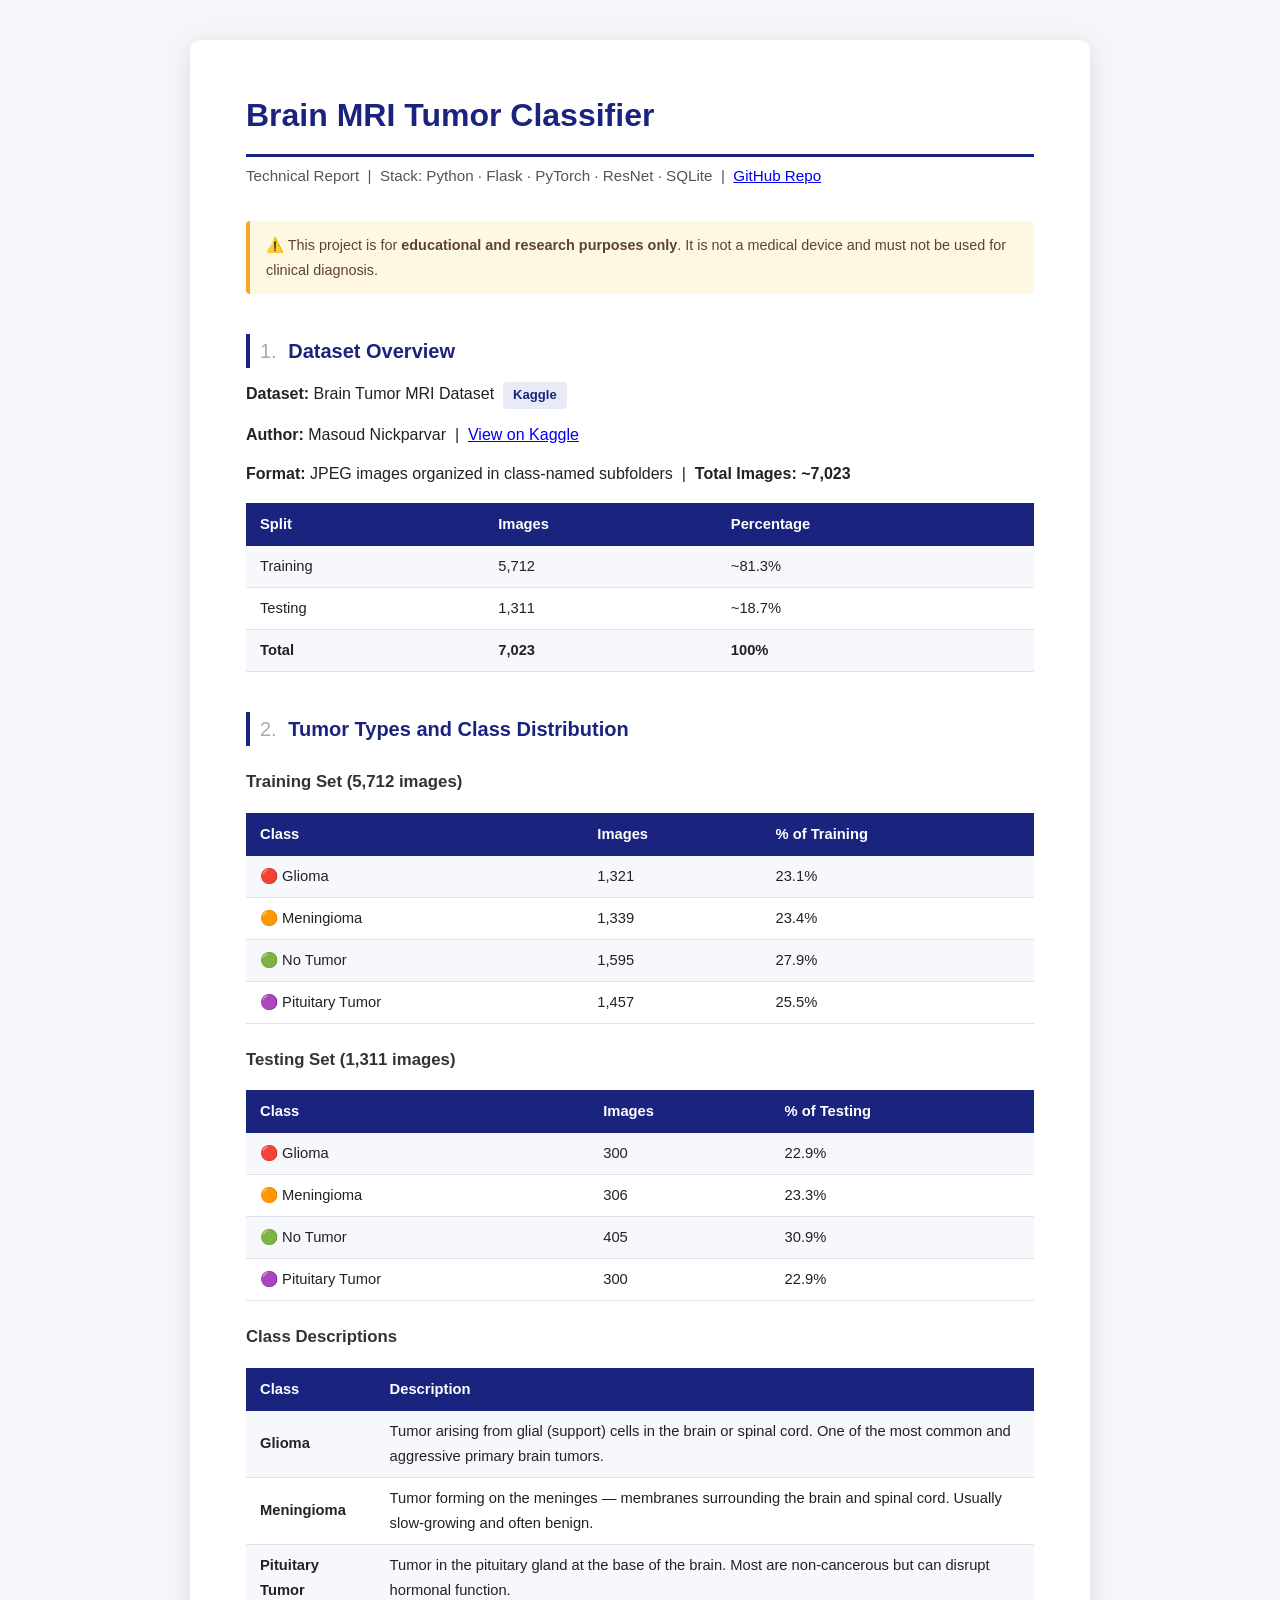
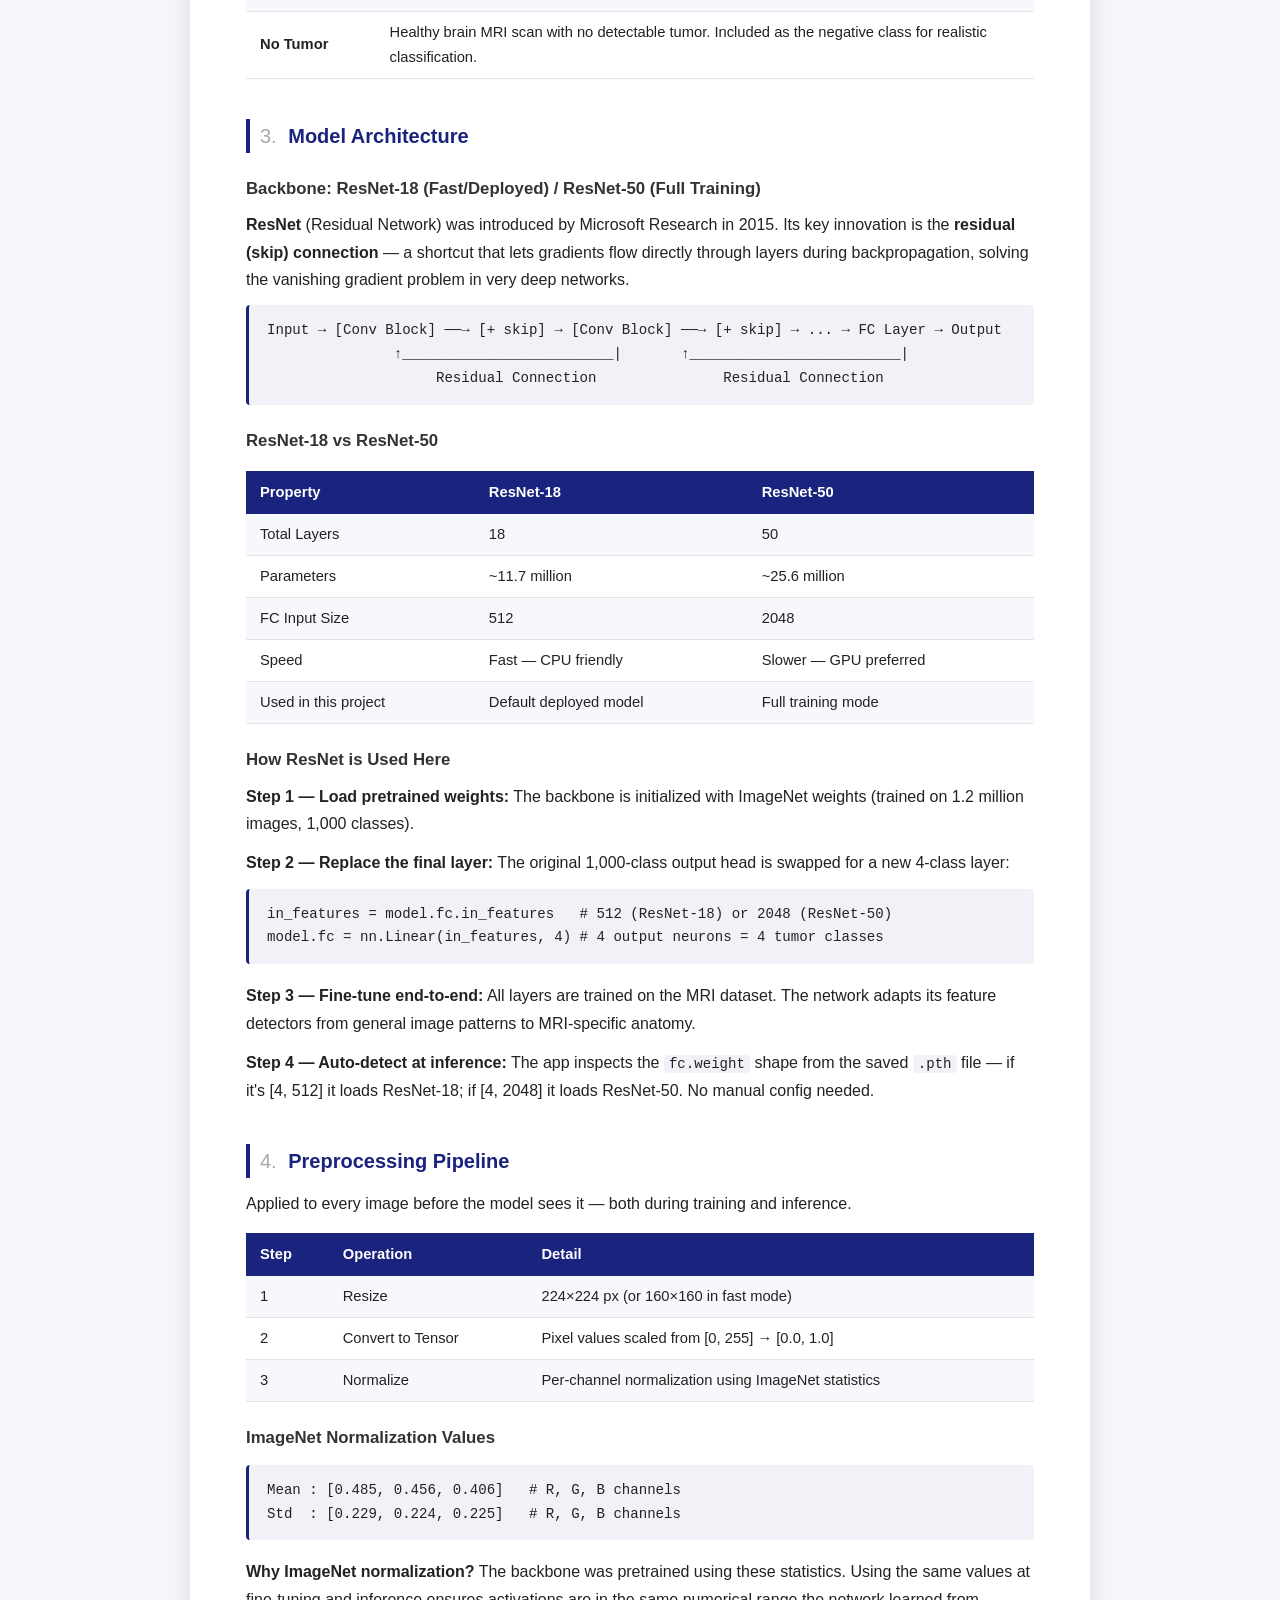
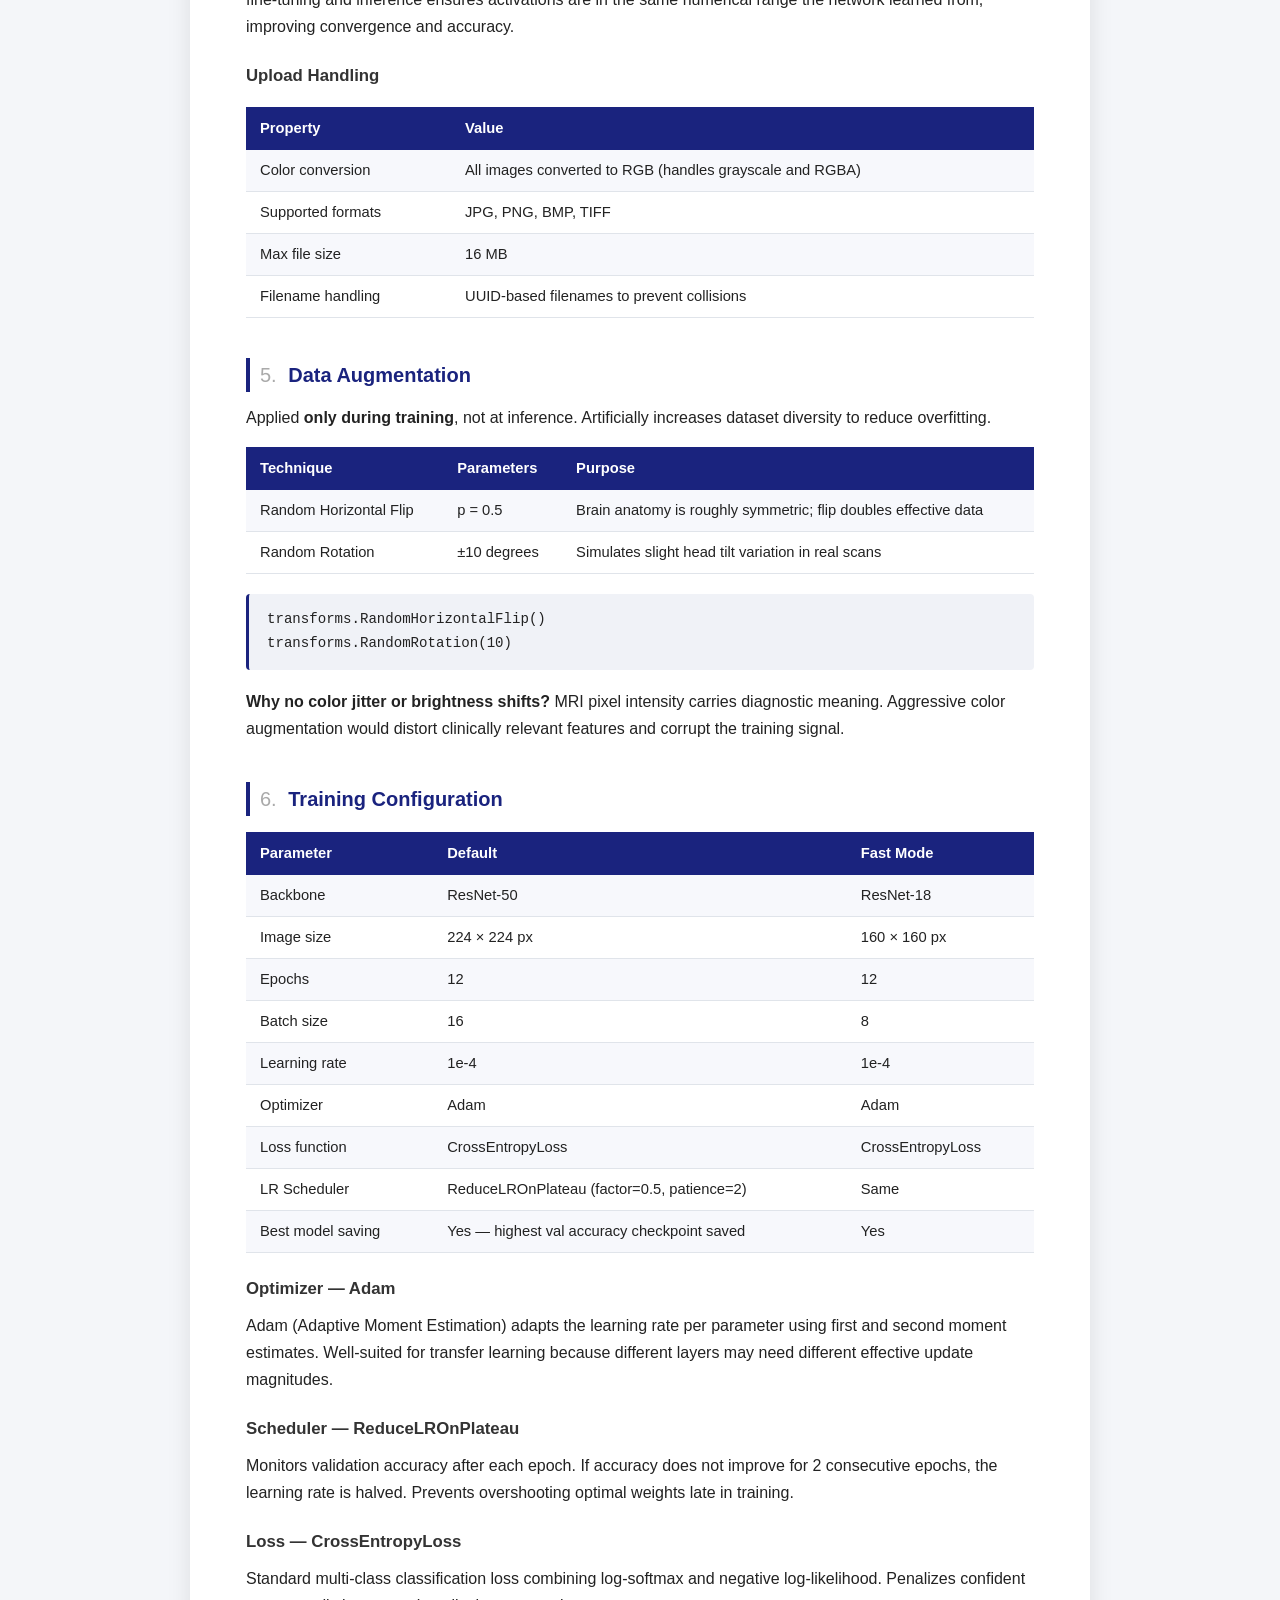
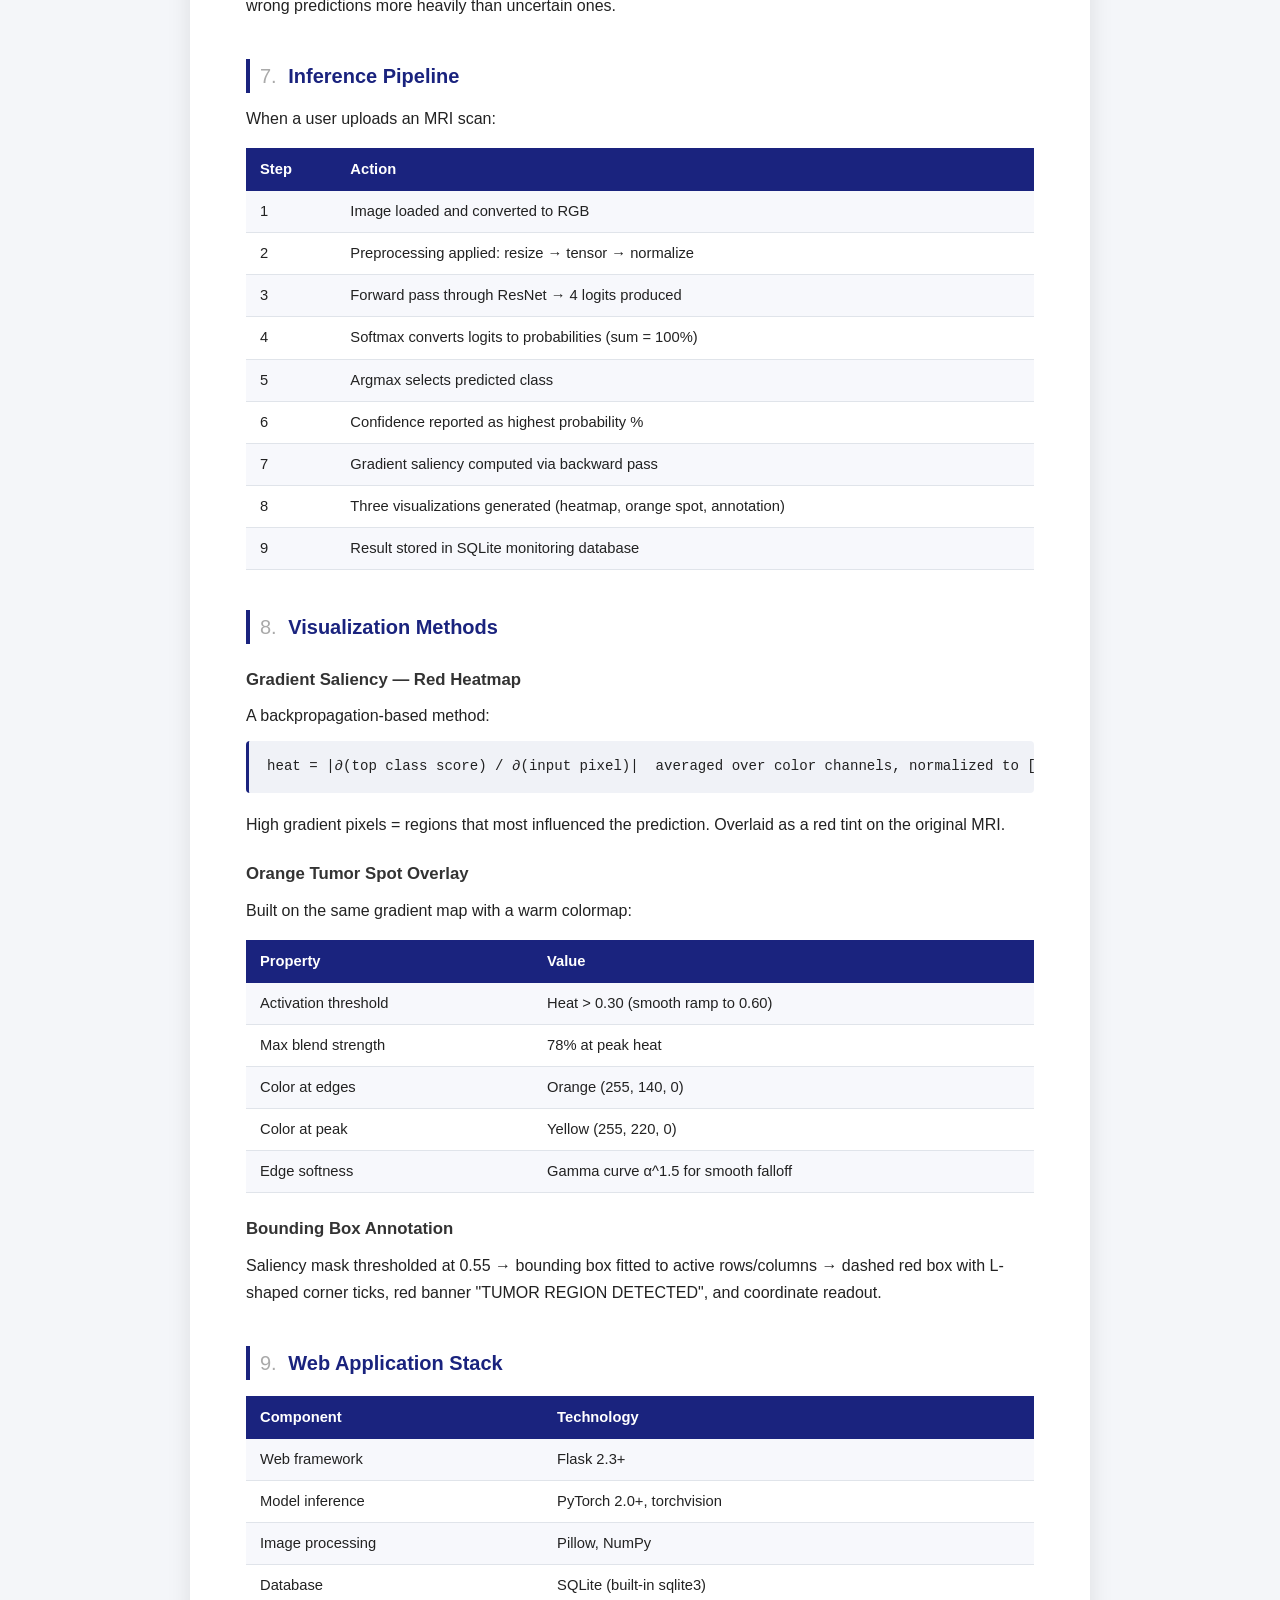
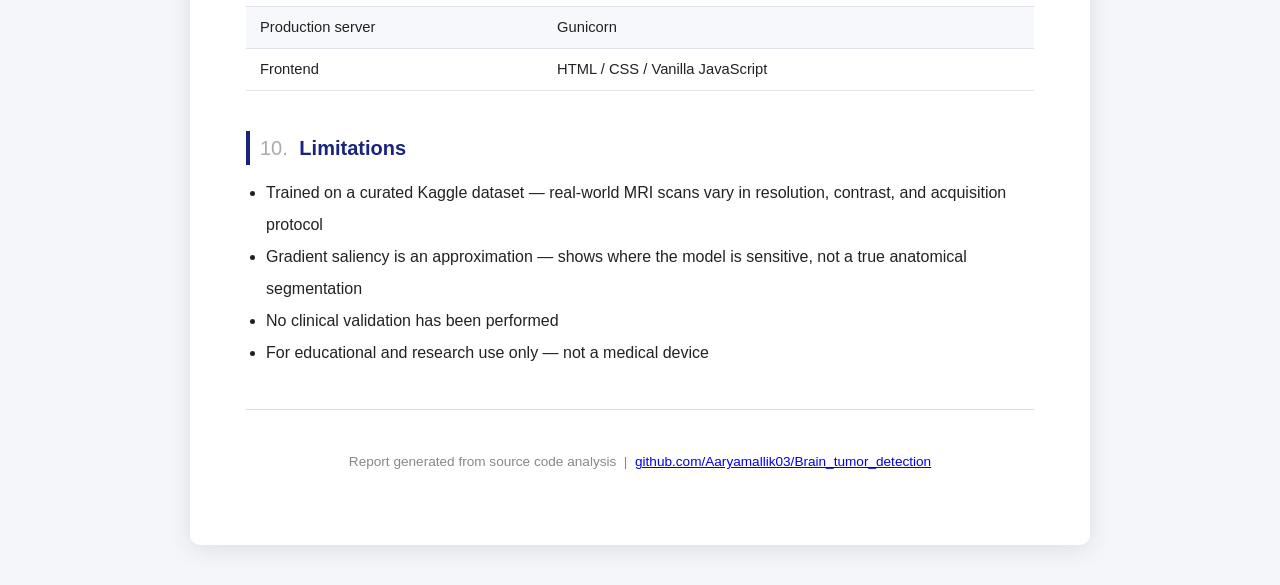
<file: Brain_MRI_Report.html>
<!DOCTYPE html>
<html lang="en">
<head>
<meta charset="UTF-8"/>
<meta name="viewport" content="width=device-width, initial-scale=1.0"/>
<title>Brain MRI Tumor Classifier — Technical Report</title>
<style>
  * { box-sizing: border-box; margin: 0; padding: 0; }
  body { font-family: 'Segoe UI', Arial, sans-serif; background: #f4f6f9; color: #222; line-height: 1.7; }
  .page { max-width: 900px; margin: 40px auto; background: #fff; border-radius: 10px; box-shadow: 0 4px 24px rgba(0,0,0,0.10); padding: 48px 56px 60px; }
  h1 { font-size: 2rem; color: #1a237e; border-bottom: 3px solid #1a237e; padding-bottom: 12px; margin-bottom: 6px; }
  .subtitle { color: #555; font-size: 0.95rem; margin-bottom: 32px; }
  h2 { font-size: 1.25rem; color: #1a237e; margin-top: 40px; margin-bottom: 12px; border-left: 4px solid #1a237e; padding-left: 10px; }
  h3 { font-size: 1.05rem; color: #333; margin-top: 22px; margin-bottom: 8px; }
  p { margin-bottom: 12px; }
  table { width: 100%; border-collapse: collapse; margin: 16px 0 20px; font-size: 0.92rem; }
  th { background: #1a237e; color: #fff; padding: 9px 14px; text-align: left; }
  td { padding: 8px 14px; border-bottom: 1px solid #e0e4ea; }
  tr:nth-child(even) td { background: #f7f8fc; }
  code, pre { font-family: 'Consolas', 'Courier New', monospace; background: #f0f2f7; border-radius: 4px; font-size: 0.88rem; }
  pre { padding: 14px 18px; overflow-x: auto; margin: 12px 0 18px; border-left: 3px solid #1a237e; }
  code { padding: 1px 5px; }
  .badge { display: inline-block; background: #e8eaf6; color: #1a237e; border-radius: 4px; padding: 2px 10px; font-size: 0.82rem; font-weight: 600; margin-right: 6px; }
  .warn { background: #fff8e1; border-left: 4px solid #f9a825; padding: 12px 16px; border-radius: 4px; margin: 20px 0; font-size: 0.9rem; color: #5d4037; }
  .section-num { color: #aaa; font-weight: 400; margin-right: 6px; }
  @media print {
    body { background: #fff; }
    .page { box-shadow: none; padding: 20px; }
  }
</style>
</head>
<body>
<div class="page">

  <h1>Brain MRI Tumor Classifier</h1>
  <p class="subtitle">Technical Report &nbsp;|&nbsp; Stack: Python · Flask · PyTorch · ResNet · SQLite &nbsp;|&nbsp; <a href="https://github.com/Aaryamallik03/Brain_tumor_detection">GitHub Repo</a></p>
  <div class="warn">⚠️ This project is for <strong>educational and research purposes only</strong>. It is not a medical device and must not be used for clinical diagnosis.</div>

  <!-- 1 -->
  <h2><span class="section-num">1.</span> Dataset Overview</h2>
  <p><strong>Dataset:</strong> Brain Tumor MRI Dataset &nbsp;<span class="badge">Kaggle</span></p>
  <p><strong>Author:</strong> Masoud Nickparvar &nbsp;|&nbsp; <a href="https://www.kaggle.com/datasets/masoudnickparvar/brain-tumor-mri-dataset">View on Kaggle</a></p>
  <p><strong>Format:</strong> JPEG images organized in class-named subfolders &nbsp;|&nbsp; <strong>Total Images: ~7,023</strong></p>
  <table>
    <tr><th>Split</th><th>Images</th><th>Percentage</th></tr>
    <tr><td>Training</td><td>5,712</td><td>~81.3%</td></tr>
    <tr><td>Testing</td><td>1,311</td><td>~18.7%</td></tr>
    <tr><td><strong>Total</strong></td><td><strong>7,023</strong></td><td><strong>100%</strong></td></tr>
  </table>

  <!-- 2 -->
  <h2><span class="section-num">2.</span> Tumor Types and Class Distribution</h2>
  <h3>Training Set (5,712 images)</h3>
  <table>
    <tr><th>Class</th><th>Images</th><th>% of Training</th></tr>
    <tr><td>🔴 Glioma</td><td>1,321</td><td>23.1%</td></tr>
    <tr><td>🟠 Meningioma</td><td>1,339</td><td>23.4%</td></tr>
    <tr><td>🟢 No Tumor</td><td>1,595</td><td>27.9%</td></tr>
    <tr><td>🟣 Pituitary Tumor</td><td>1,457</td><td>25.5%</td></tr>
  </table>
  <h3>Testing Set (1,311 images)</h3>
  <table>
    <tr><th>Class</th><th>Images</th><th>% of Testing</th></tr>
    <tr><td>🔴 Glioma</td><td>300</td><td>22.9%</td></tr>
    <tr><td>🟠 Meningioma</td><td>306</td><td>23.3%</td></tr>
    <tr><td>🟢 No Tumor</td><td>405</td><td>30.9%</td></tr>
    <tr><td>🟣 Pituitary Tumor</td><td>300</td><td>22.9%</td></tr>
  </table>
  <h3>Class Descriptions</h3>
  <table>
    <tr><th>Class</th><th>Description</th></tr>
    <tr><td><strong>Glioma</strong></td><td>Tumor arising from glial (support) cells in the brain or spinal cord. One of the most common and aggressive primary brain tumors.</td></tr>
    <tr><td><strong>Meningioma</strong></td><td>Tumor forming on the meninges — membranes surrounding the brain and spinal cord. Usually slow-growing and often benign.</td></tr>
    <tr><td><strong>Pituitary Tumor</strong></td><td>Tumor in the pituitary gland at the base of the brain. Most are non-cancerous but can disrupt hormonal function.</td></tr>
    <tr><td><strong>No Tumor</strong></td><td>Healthy brain MRI scan with no detectable tumor. Included as the negative class for realistic classification.</td></tr>
  </table>

  <!-- 3 -->
  <h2><span class="section-num">3.</span> Model Architecture</h2>
  <h3>Backbone: ResNet-18 (Fast/Deployed) / ResNet-50 (Full Training)</h3>
  <p><strong>ResNet</strong> (Residual Network) was introduced by Microsoft Research in 2015. Its key innovation is the <strong>residual (skip) connection</strong> — a shortcut that lets gradients flow directly through layers during backpropagation, solving the vanishing gradient problem in very deep networks.</p>
  <pre>Input → [Conv Block] ──→ [+ skip] → [Conv Block] ──→ [+ skip] → ... → FC Layer → Output
               ↑_________________________|       ↑_________________________|
                    Residual Connection               Residual Connection</pre>
  <h3>ResNet-18 vs ResNet-50</h3>
  <table>
    <tr><th>Property</th><th>ResNet-18</th><th>ResNet-50</th></tr>
    <tr><td>Total Layers</td><td>18</td><td>50</td></tr>
    <tr><td>Parameters</td><td>~11.7 million</td><td>~25.6 million</td></tr>
    <tr><td>FC Input Size</td><td>512</td><td>2048</td></tr>
    <tr><td>Speed</td><td>Fast — CPU friendly</td><td>Slower — GPU preferred</td></tr>
    <tr><td>Used in this project</td><td>Default deployed model</td><td>Full training mode</td></tr>
  </table>
  <h3>How ResNet is Used Here</h3>
  <p><strong>Step 1 — Load pretrained weights:</strong> The backbone is initialized with ImageNet weights (trained on 1.2 million images, 1,000 classes).</p>
  <p><strong>Step 2 — Replace the final layer:</strong> The original 1,000-class output head is swapped for a new 4-class layer:</p>
  <pre>in_features = model.fc.in_features   # 512 (ResNet-18) or 2048 (ResNet-50)
model.fc = nn.Linear(in_features, 4) # 4 output neurons = 4 tumor classes</pre>
  <p><strong>Step 3 — Fine-tune end-to-end:</strong> All layers are trained on the MRI dataset. The network adapts its feature detectors from general image patterns to MRI-specific anatomy.</p>
  <p><strong>Step 4 — Auto-detect at inference:</strong> The app inspects the <code>fc.weight</code> shape from the saved <code>.pth</code> file — if it's [4, 512] it loads ResNet-18; if [4, 2048] it loads ResNet-50. No manual config needed.</p>

  <!-- 4 -->
  <h2><span class="section-num">4.</span> Preprocessing Pipeline</h2>
  <p>Applied to every image before the model sees it — both during training and inference.</p>
  <table>
    <tr><th>Step</th><th>Operation</th><th>Detail</th></tr>
    <tr><td>1</td><td>Resize</td><td>224×224 px (or 160×160 in fast mode)</td></tr>
    <tr><td>2</td><td>Convert to Tensor</td><td>Pixel values scaled from [0, 255] → [0.0, 1.0]</td></tr>
    <tr><td>3</td><td>Normalize</td><td>Per-channel normalization using ImageNet statistics</td></tr>
  </table>
  <h3>ImageNet Normalization Values</h3>
  <pre>Mean : [0.485, 0.456, 0.406]   # R, G, B channels
Std  : [0.229, 0.224, 0.225]   # R, G, B channels</pre>
  <p><strong>Why ImageNet normalization?</strong> The backbone was pretrained using these statistics. Using the same values at fine-tuning and inference ensures activations are in the same numerical range the network learned from, improving convergence and accuracy.</p>
  <h3>Upload Handling</h3>
  <table>
    <tr><th>Property</th><th>Value</th></tr>
    <tr><td>Color conversion</td><td>All images converted to RGB (handles grayscale and RGBA)</td></tr>
    <tr><td>Supported formats</td><td>JPG, PNG, BMP, TIFF</td></tr>
    <tr><td>Max file size</td><td>16 MB</td></tr>
    <tr><td>Filename handling</td><td>UUID-based filenames to prevent collisions</td></tr>
  </table>

  <!-- 5 -->
  <h2><span class="section-num">5.</span> Data Augmentation</h2>
  <p>Applied <strong>only during training</strong>, not at inference. Artificially increases dataset diversity to reduce overfitting.</p>
  <table>
    <tr><th>Technique</th><th>Parameters</th><th>Purpose</th></tr>
    <tr><td>Random Horizontal Flip</td><td>p = 0.5</td><td>Brain anatomy is roughly symmetric; flip doubles effective data</td></tr>
    <tr><td>Random Rotation</td><td>±10 degrees</td><td>Simulates slight head tilt variation in real scans</td></tr>
  </table>
  <pre>transforms.RandomHorizontalFlip()
transforms.RandomRotation(10)</pre>
  <p><strong>Why no color jitter or brightness shifts?</strong> MRI pixel intensity carries diagnostic meaning. Aggressive color augmentation would distort clinically relevant features and corrupt the training signal.</p>

  <!-- 6 -->
  <h2><span class="section-num">6.</span> Training Configuration</h2>
  <table>
    <tr><th>Parameter</th><th>Default</th><th>Fast Mode</th></tr>
    <tr><td>Backbone</td><td>ResNet-50</td><td>ResNet-18</td></tr>
    <tr><td>Image size</td><td>224 × 224 px</td><td>160 × 160 px</td></tr>
    <tr><td>Epochs</td><td>12</td><td>12</td></tr>
    <tr><td>Batch size</td><td>16</td><td>8</td></tr>
    <tr><td>Learning rate</td><td>1e-4</td><td>1e-4</td></tr>
    <tr><td>Optimizer</td><td>Adam</td><td>Adam</td></tr>
    <tr><td>Loss function</td><td>CrossEntropyLoss</td><td>CrossEntropyLoss</td></tr>
    <tr><td>LR Scheduler</td><td>ReduceLROnPlateau (factor=0.5, patience=2)</td><td>Same</td></tr>
    <tr><td>Best model saving</td><td>Yes — highest val accuracy checkpoint saved</td><td>Yes</td></tr>
  </table>
  <h3>Optimizer — Adam</h3>
  <p>Adam (Adaptive Moment Estimation) adapts the learning rate per parameter using first and second moment estimates. Well-suited for transfer learning because different layers may need different effective update magnitudes.</p>
  <h3>Scheduler — ReduceLROnPlateau</h3>
  <p>Monitors validation accuracy after each epoch. If accuracy does not improve for 2 consecutive epochs, the learning rate is halved. Prevents overshooting optimal weights late in training.</p>
  <h3>Loss — CrossEntropyLoss</h3>
  <p>Standard multi-class classification loss combining log-softmax and negative log-likelihood. Penalizes confident wrong predictions more heavily than uncertain ones.</p>

  <!-- 7 -->
  <h2><span class="section-num">7.</span> Inference Pipeline</h2>
  <p>When a user uploads an MRI scan:</p>
  <table>
    <tr><th>Step</th><th>Action</th></tr>
    <tr><td>1</td><td>Image loaded and converted to RGB</td></tr>
    <tr><td>2</td><td>Preprocessing applied: resize → tensor → normalize</td></tr>
    <tr><td>3</td><td>Forward pass through ResNet → 4 logits produced</td></tr>
    <tr><td>4</td><td>Softmax converts logits to probabilities (sum = 100%)</td></tr>
    <tr><td>5</td><td>Argmax selects predicted class</td></tr>
    <tr><td>6</td><td>Confidence reported as highest probability %</td></tr>
    <tr><td>7</td><td>Gradient saliency computed via backward pass</td></tr>
    <tr><td>8</td><td>Three visualizations generated (heatmap, orange spot, annotation)</td></tr>
    <tr><td>9</td><td>Result stored in SQLite monitoring database</td></tr>
  </table>

  <!-- 8 -->
  <h2><span class="section-num">8.</span> Visualization Methods</h2>
  <h3>Gradient Saliency — Red Heatmap</h3>
  <p>A backpropagation-based method:</p>
  <pre>heat = |∂(top class score) / ∂(input pixel)|  averaged over color channels, normalized to [0,1]</pre>
  <p>High gradient pixels = regions that most influenced the prediction. Overlaid as a red tint on the original MRI.</p>
  <h3>Orange Tumor Spot Overlay</h3>
  <p>Built on the same gradient map with a warm colormap:</p>
  <table>
    <tr><th>Property</th><th>Value</th></tr>
    <tr><td>Activation threshold</td><td>Heat &gt; 0.30 (smooth ramp to 0.60)</td></tr>
    <tr><td>Max blend strength</td><td>78% at peak heat</td></tr>
    <tr><td>Color at edges</td><td>Orange (255, 140, 0)</td></tr>
    <tr><td>Color at peak</td><td>Yellow (255, 220, 0)</td></tr>
    <tr><td>Edge softness</td><td>Gamma curve α^1.5 for smooth falloff</td></tr>
  </table>
  <h3>Bounding Box Annotation</h3>
  <p>Saliency mask thresholded at 0.55 → bounding box fitted to active rows/columns → dashed red box with L-shaped corner ticks, red banner "TUMOR REGION DETECTED", and coordinate readout.</p>

  <!-- 9 -->
  <h2><span class="section-num">9.</span> Web Application Stack</h2>
  <table>
    <tr><th>Component</th><th>Technology</th></tr>
    <tr><td>Web framework</td><td>Flask 2.3+</td></tr>
    <tr><td>Model inference</td><td>PyTorch 2.0+, torchvision</td></tr>
    <tr><td>Image processing</td><td>Pillow, NumPy</td></tr>
    <tr><td>Database</td><td>SQLite (built-in sqlite3)</td></tr>
    <tr><td>Production server</td><td>Gunicorn</td></tr>
    <tr><td>Frontend</td><td>HTML / CSS / Vanilla JavaScript</td></tr>
  </table>

  <!-- 10 -->
  <h2><span class="section-num">10.</span> Limitations</h2>
  <ul style="padding-left:20px;line-height:2">
    <li>Trained on a curated Kaggle dataset — real-world MRI scans vary in resolution, contrast, and acquisition protocol</li>
    <li>Gradient saliency is an approximation — shows where the model is sensitive, not a true anatomical segmentation</li>
    <li>No clinical validation has been performed</li>
    <li>For educational and research use only — not a medical device</li>
  </ul>

  <hr style="margin:40px 0;border:none;border-top:1px solid #ddd"/>
  <p style="color:#888;font-size:0.85rem;text-align:center">
    Report generated from source code analysis &nbsp;|&nbsp;
    <a href="https://github.com/Aaryamallik03/Brain_tumor_detection">github.com/Aaryamallik03/Brain_tumor_detection</a>
  </p>

</div>
</body>
</html>
</file>
